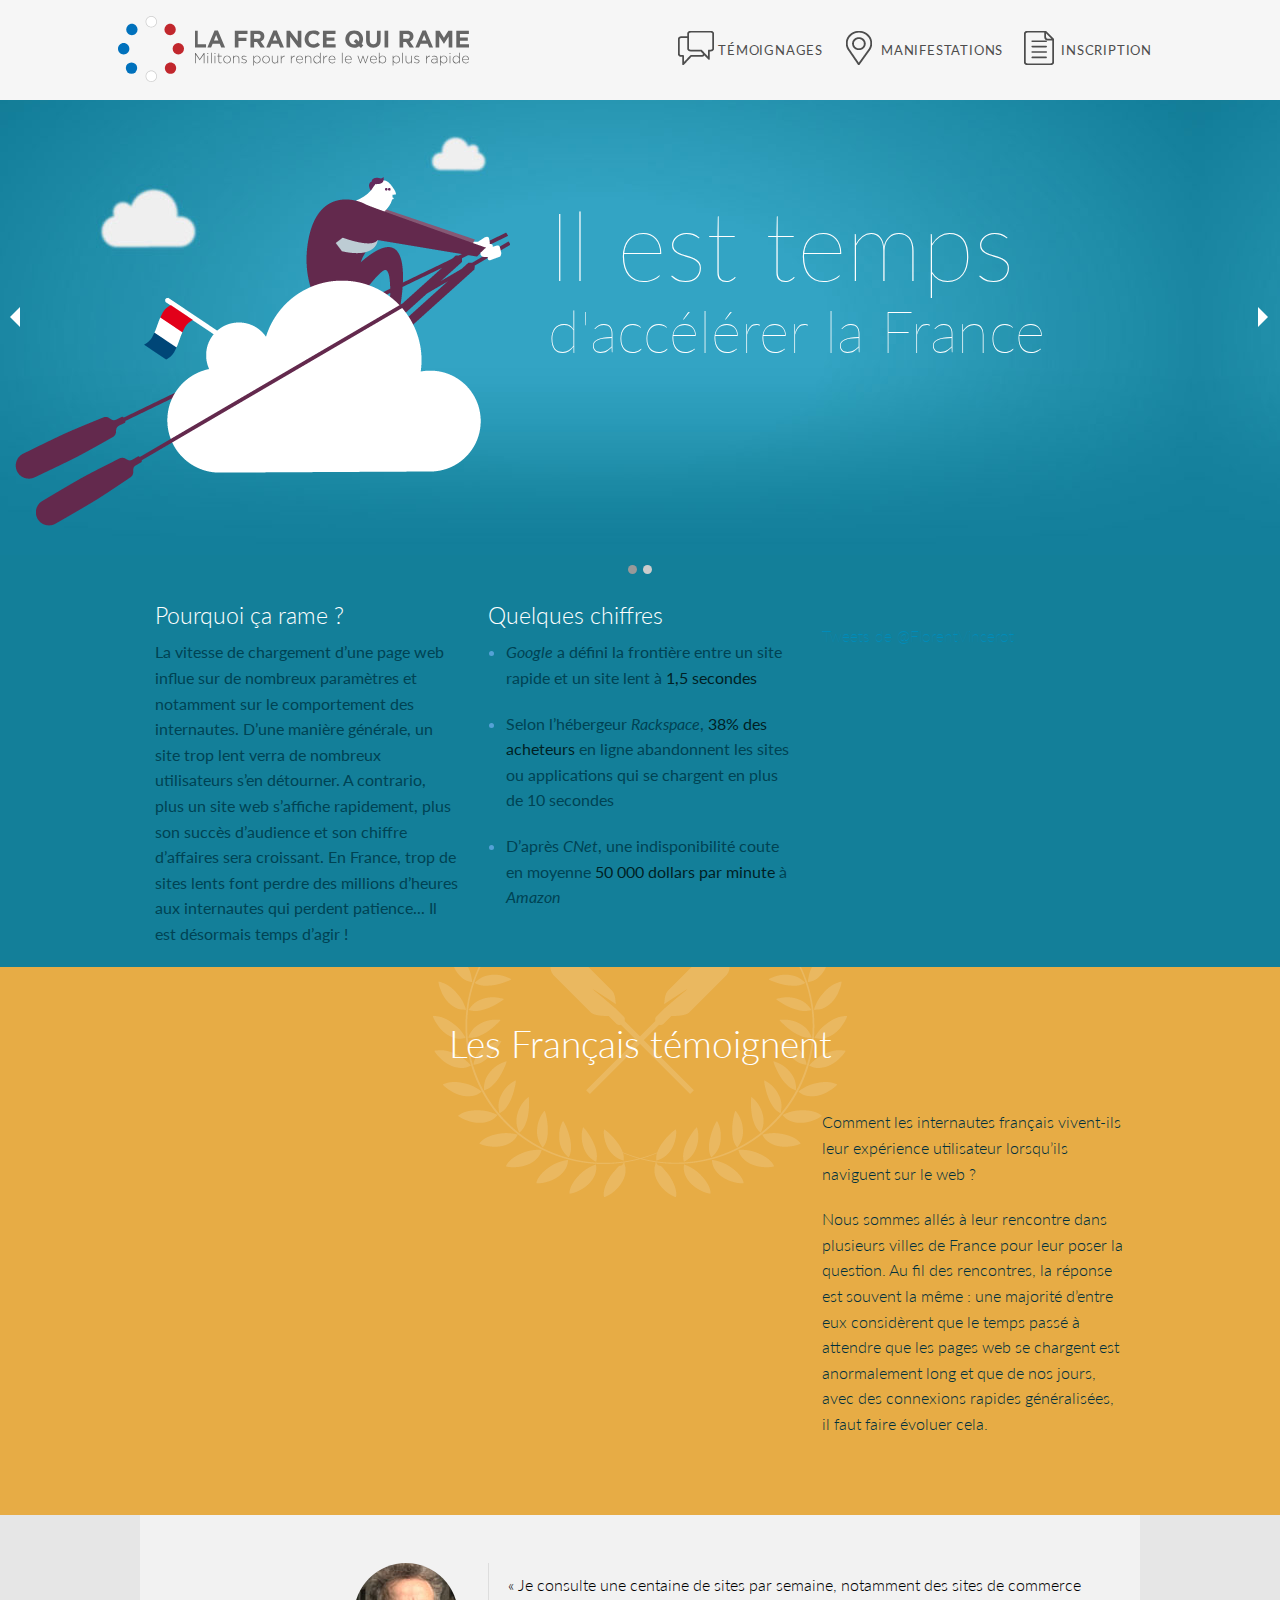
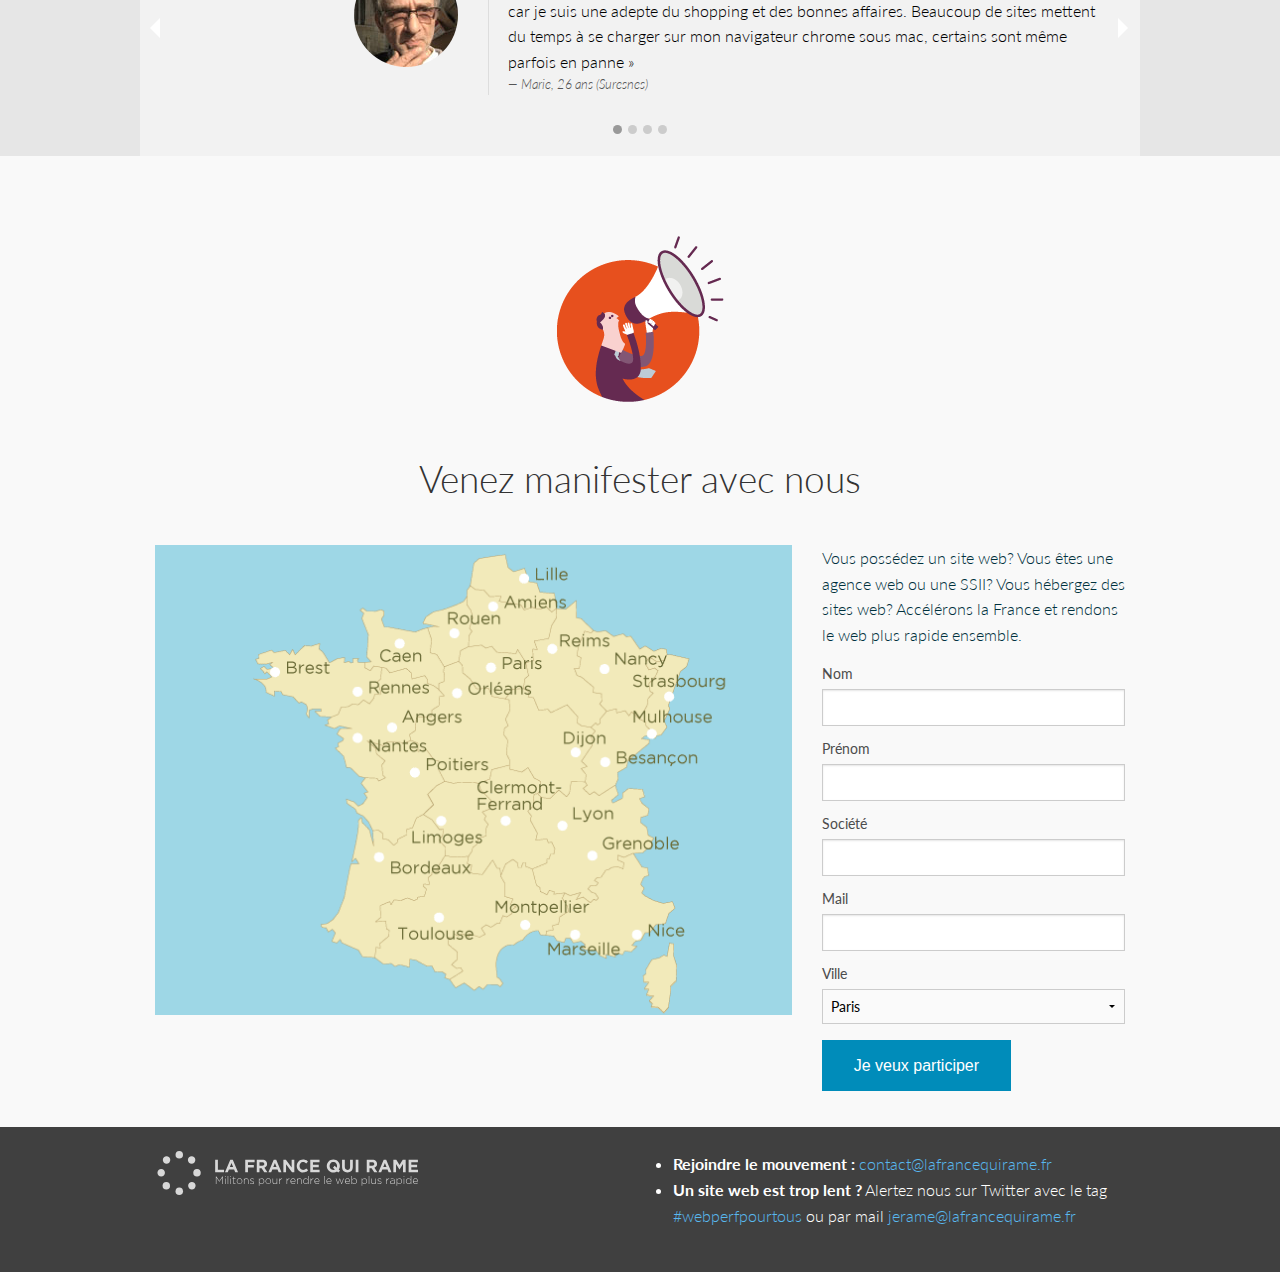
<file: foundation-5/index.html>
<!DOCTYPE html>
<!--[if IE 9]><html class="lt-ie10" lang="en" > <![endif]-->
<html class="no-js" lang="en" id="index" >

<head>
  <meta charset="utf-8">
  <meta name="viewport" content="width=device-width, initial-scale=1.0">
  <title>La webperf pour tous</title>

  <!-- If you are using CSS version, only link these 2 files, you may add app.css to use for your overrides if you like. -->
  <link rel="stylesheet" href="css/normalize.css">
  <link rel="stylesheet" href="css/foundation.css">
  
<!--   		<link rel="stylesheet" type="text/css" href="css/default.css" /> -->
		<link rel="stylesheet" type="text/css" href="css/component.css" />

  <!-- If you are using the gem version, you need this only -->
  <link rel="stylesheet" href="css/app.css">
  <link href='http://fonts.googleapis.com/css?family=Lato:100,300,400,700,100italic,300italic,400italic,700italic' rel='stylesheet' type='text/css'>
  


  <script src="js/vendor/custom.modernizr.js"></script>

</head>
<body >
			<div class="cbp-af-header">
				<div class="cbp-af-inner">
				<div id="logoBloc"><a href="#index">
				<img src="img/circles.svg" alt="logoTxt" id="circle"><img src="img/logo_txt_nu.svg" id="circleTxt"></a>
				</div>
<!-- 									<img src="img/loadingFR.gif" alt="logoTxt"> -->

<!-- 					<img src="img/logo_txt_c.svg" alt="logoTxt" id="headerLogo"> -->
					<nav id="menuNav">
						<a href="#video" class="temoignages"> Témoignages</a>
						<a href="#map" class="manifestations"> Manifestations</a>
						<a href="#sign" class="inscription"> Inscription</a>
					</nav>
				</div>
			</div>
<!--
<div class="fixed">
  <nav class="top-bar" data-topbar>
	  <ul class="title-area">
	  	<li class="name"><h1>la webperf pour tous</h1></li>
	  	 <li class="toggle-topbar menu-icon"><a href="#">Menu</a></li>
	  </ul>
	  <section class="top-bar-section">
	  	<ul class="right">
	  		<li class="temoignage"><a href="#video"> Témoignages</a></li>
			<li class="manif"><a href="#map"> Manifestations</a></li>
			<li class="sign"><a href="#map"> Inscription</a></li>
	  	</ul>
	  </section>
  </nav>
</div>
-->
<!--
<div class="fixed">
	<div class="row">
	<div class="medium-7 column"><img src="img/logo.png" alt="logoTxt" class="left">
<a href="#index" id="logotype">LA WEBPERF POUR TOUS<br><span>Pour des sites web plus rapides</span></a>
	</div>
	<div class="medium-5 column">
		<ul>
			<li class="temoignage"><a href="#video"> Témoignages</a></li>
			<li class="manif"><a href="#map"> Manifestations</a></li>
			<li class="sign"><a href="#map"> Inscription</a></li>
		</ul>
	</div>
	</div>
</div>
-->
  <!-- NAV -->
<!--
  <div class="fixed">
  	<nav class="top-bar" data-topbar>
	  	<ul class="title-area">
		  	<li class="name">
			  	<h1><a href="#index"><img src="img/logoTxt.png" alt="logoTxtMid"></a></h1>
			</li> 
	</nav>
  </div>
-->
  <!-- body content here -->
<div style="margin-top:5em">



<section id="home-hero" class="hero" style="background-color:#1a85a1; background-image:url(img/hero.jpg); height:475px;">


			<ul class="example-orbit" data-orbit data-options="navigation_arrows: true; timer: true; timer_speed: 2000; animation_speed: 1000">
				<li> 

					<div class="small-4 medium-5 large-5 column">
						<img src="img/rameur.png" alt="rameur" height="475px">
					</div>
					<div class="small-8 medium-7 large-7 column">
						<h1>Il est temps<br><small>d'accélérer la France</small></h1>
			
					</div>


				</li> 
				<li> 
					<!-- img/teaser_jetpack.png --> 
					

						<div class="small-12 medium-6 large-6 column">
							<img src="img/rameur2.png" alt="rameur" height="475px">
						</div>
						<div class="small-12 medium-6 large-6 column">
						<p style="color:#FFF; margin:3.5rem 0 0 0; font-size:1rem; text-transform:uppercase; ">Nous avons trouvés la solution pour rendre l'internet plus rapide</p>
							<h1 style="line-height:4.5rem; font-size:4.5rem; margin-top:0;">Ne perdez pas de temps</h1>

							<a href="#" class="button expand radius">Visitez Fasterize<br><img src="img/fasterize.png" style="width:200px;; margin:0.5rem auto;"></a>
							
							


					</div>
					
					
				</li> 
			</ul>

<!-- EX RAMEUR -->
<!--
	<div class="row">
		<div class="medium-4 large-5 column">
			<img src="img/rameur.png" alt="rameur" height="475px">
		</div>
		<div class="medium-8 large-7 column">
			<h1>Il est temps<br><small>d'accélérer la France</small></h1>

		</div>

	</div>
-->
<!-- / EX RAMEUR -->
	
	<!------ deuxième étage #1a85a1 ---->
	<div class="row clearfix" id="hero">
		<div class="medium-4 column">
			<h4>Pourquoi ça rame ?</h4>
			<p>La vitesse de chargement d’une page web influe sur de nombreux paramètres et notamment sur le comportement des internautes. D’une manière générale, un site trop lent verra de nombreux utilisateurs s’en détourner. A contrario, plus un site web s’affiche rapidement, plus son succès d’audience et son chiffre d’affaires sera croissant. En France, trop de sites lents font perdre des millions d’heures aux internautes qui perdent patience... Il est désormais temps d’agir !</p>
		</div>
		<div class="medium-4 column">
			<h4>Quelques chiffres</h4>
			<ul>
			<li><p><i>Google</i> a défini la frontière entre un site rapide et un site lent à <b>1,5 secondes</b></p></li>
			<li><p>Selon l’hébergeur <i>Rackspace</i>, <b>38% des acheteurs</b> en ligne abandonnent les sites ou applications qui se chargent en plus de 10 secondes</p></li>
			<li><p>D’après <i>CNet</i>, une indisponibilité coute en moyenne <b>50 000 dollars par minute</b> à <i>Amazon</i></p></li>
			</ul>
			
			
			
		</div>
		<div class="medium-4 column">
			<aside style="margin:2rem 0 2rem 0; height:260px;">
			 <a class="twitter-timeline" href="https://twitter.com/FlorentVincerot" data-widget-id="425033422533177344">Tweets de @FlorentVincerot</a>
<script>!function(d,s,id){var js,fjs=d.getElementsByTagName(s)[0],p=/^http:/.test(d.location)?'http':'https';if(!d.getElementById(id)){js=d.createElement(s);js.id=id;js.src=p+"://platform.twitter.com/widgets.js";fjs.parentNode.insertBefore(js,fjs);}}(document,"script","twitter-wjs");</script>
			</aside>
					</div>
	</div>


	
	<!------ troisième étage ---->
	<div id="video">
		<div class="row clearfix filigrane">
		<h2 class="text-center">Les Français témoignent</h2>
		

		<div class="small-12 medium-7 large-8 column" >
			<div class="flex-video widescreen">
  <iframe src="http://www.youtube.com/embed/aiBt44rrslw" width="400" height="225" frameborder="0" webkitAllowFullScreen mozallowfullscreen allowFullScreen></iframe>
  			</div>

  		</div>
  		<div class="small-12 medium-5 large-4 column">
		<p>Comment les internautes français vivent-ils leur expérience utilisateur lorsqu’ils naviguent sur le web ? </p><p>Nous sommes allés à leur rencontre dans plusieurs villes de France pour leur poser la question. Au fil des rencontres, la réponse est souvent la même : une majorité d’entre eux considèrent que le temps passé à attendre que les pages web se chargent est anormalement long et que de nos jours, avec des connexions rapides généralisées, il faut faire évoluer cela.</p>
		</div>
<!--
	<div class="small-12 medium-10 medium-offset-2 large-4 large-offset-0 column"><h2>Les français rament</h2>
	<p>Lorem ipsum dolor sit amet, consectetur adipisicing elit, sed do eiusmod tempor incididunt ut labore et dolore magna aliqua. Ut enim ad minim veniam, quis nostrud exercitation ullamco laboris nisi ut aliquip ex ea commodo consequat. Duis aute irure dolor in reprehenderit in voluptate velit esse cillum dolore eu fugiat nulla pariatur. Excepteur sint occaecat cupidatat non proident, sunt in culpa qui officia deserunt mollit anim id est laborum.</p>
	</div>
-->

	</div>
	</div>
	
	<!------ quatrième étage ---->
	<div id="testimonial">
	<div class="row clearfix" style="background-color:#F2F2F2;">

		
		<ul class="example-orbit-content" data-orbit style="margin-top:3em;">
  <li data-orbit-slide="headline-1">
    <div class="small-3 medium-4 column">
    <img src="img/avatar003.jpg" alt="avatar" width="104" height="104" style="border-radius:100%;" class="right">
    </div>
    <div class="small-9 medium-8 column">
		<blockquote>« Je consulte une centaine de sites par semaine, notamment des sites de commerce car je suis une adepte du shopping et des bonnes affaires. Beaucoup de sites mettent du temps à se charger sur mon navigateur chrome sous mac, certains sont même parfois en panne »<cite>Marie, 26 ans (Suresnes)</cite>
		</blockquote>
    </div>
  </li>
  <li data-orbit-slide="headline-2">
    <div class="small-4 medium-4 column">
    <img src="img/avatar002.jpg" alt="avatar" width="104" height="104" style="border-radius:100%;" class="right">
    </div>
    <div class="small-8 medium-8 column">
		<blockquote>« Passionné de photographie, je charge énormément d’images au cours de ma navigation web. Les sites que je consulte sont souvent lents et j’ai l’impression de perdre mon temps alors que je dispose d’une connexion en fibre optique »<cite>Hervé, 43 ans (Lyon)</cite>
		</blockquote>
    </div>
  </li>
  <li data-orbit-slide="headline-3">
    <div class="small-3 medium-4 column">
    <img src="img/avatar001.jpg" alt="avatar" width="104" height="104" style="border-radius:100%;" class="right">
    </div>
    <div class="small-9 medium-8 column">
		<blockquote>« J’ai changé de fournisseur d’accès en pensant que mon surf en ligne allait s’améliorer mais j’ai compris que c’était en fait les sites web qui mettaient beaucoup trop de temps à se charger »<cite>Sophie, 32 ans (Angers)</cite>
		</blockquote>
    </div>
  </li>
    <li data-orbit-slide="headline-4">
    <div class="small-3 medium-4 column">
    <img src="img/avatar004.jpg" alt="avatar" width="104" height="104" style="border-radius:100%;" class="right">
    </div>
    <div class="small-9 medium-8 column">
		<blockquote>« J’ai changé de fournisseur d’accès en pensant que mon surf en ligne allait s’améliorer mais j’ai compris que c’était en fait les sites web qui mettaient beaucoup trop de temps à se charger »<cite>Sophie, 32 ans (Angers)</cite>
		</blockquote>
    </div>
  </li>

</ul>
	</div>
	</div>

	
	<!------ cinquième étage ---->
	<div id="map">
	<div class="row clearfix">
	<div class="text-center" style="margin-top:5em;"><img src="img/megaphone.png" alt="megaphone" width="167" height="166" id="sign"></div>
		<h2 style="color:#333;" class="text-center" >Venez manifester avec nous</h2>
		

		<div class="small-12 medium-6 large-8 column">
			
<img src="img/carte.png" alt="carte" width="642" height="474">
  		</div>
  		<div class="small-12 medium-6 large-4 column">
		<p>Vous possédez un site web? Vous êtes une agence web ou une SSII? Vous hébergez des sites web? Accélérons la France et rendons le web plus rapide ensemble.</p>
		
		<form>
  <div class="row">
    <div class="large-12 columns">
      <label>Nom</label>
      <input type="text"  />
    </div>
  </div>
  <div class="row">
    <div class="large-12 columns">
      <label>Prénom</label>
      <input type="text" />
    </div>
  </div>
  <div class="row">
    <div class="large-12 columns">
      <label>Société</label>
      <input type="text" />
    </div>
  </div>  
  <div class="row">
    <div class="large-12 columns">
      <label>Mail</label>
      <input type="text" />
    </div>
  </div>
  <div class="row">
	  <div class="large-12 columns">
		  <label>Ville</label>
  <select name="ville" size="1">
<option>Paris
<option>Lyon
<option>Marseille
<option>Strasbourg
<option>Lille
<option>Toulouse
<option>Nantes
<option>Rennes
<option>Angers
<option>Nice
<option>Montpellier
<option>Bordeaux
<option>Dijon
<option>Besançon
<option>Grenoble
<option>Brest
<option>Reims
<option>Clermont-Ferrand
<option>Caen
<option>Poitiers
<option>Rouen
<option>Mulhouse
<option>Orléans
<option>Limoges
<option>Amiens
<option>Nancy
<option>Ma ville n'est pas listée


</select>
</div>
</div>
	
  <button type="submit">Je veux participer</button>	
  </form>
  
  

		
		</div>


	</div>
	</div>


<div id="footer">
		<div class="row clearfix">
	<div class="medium-6 large-6 column">
<a href="#index" id="logoWhite"><img src="img/logo_txt_b.svg" alt="logoTxt" width="400" class="bottomLogo" style="max-width:56%; opacity:0.8;"></a>
	</div>
	<div class="medium-6 large-6 column">
		<ul>
			<li><b>Rejoindre le mouvement :</b><a href="#video"> contact@lafrancequirame.fr</a></li>
			<li><b>Un site web est trop lent ?</b> Alertez nous sur Twitter avec le tag <a href="#map">#webperfpourtous </a>ou par mail <a href="#map">jerame@lafrancequirame.fr</a></li>
		</ul>
	</div>
	</div>
</div>
<!--
<div class="footer-bottom">

	<div class="row">
		<div class="medium-4 medium-4 push-8 columns">
		<ul class="social">
			<li><a href="#">Link</a></li>
			<li><a href="#">Link</a></li>
			<li><a href="#">Link</a></li>
		</ul>
		
		</div>
		<div class="medium-8 medium-8 pull-4 columns">
		<a class="logo" href="#">Logo</a>
		<ul class="links">
			<li><a href="#">Link</a></li>
			<li><a href="#">Link</a></li>
			<li><a href="#">Link</a></li>
			<li><a href="#">Link</a></li>
			<li><a href="#">Link</a></li>
		</ul>
			
		</div>
	</div>
</div>
-->
</section>


</div>


</div>



  <script src="js/vendor/jquery.js"></script>
  <script src="js/foundation.min.js"></script>
  <script src="js/jquery.scrollTo.min.js"></script>

  <script>
$(document).foundation({
  orbit: {
    animation: 'slide',
    pause_on_hover: true,
    animation_speed: 280,
    navigation_arrows: true,
    bullets: true,
    slide_number: false,
    stack_on_small: false,
    timer: false,
  }
});
</script>
<script type="text/javascript">
    $(document).ready(function() {
 
        $("#menuNav a").click(function() {
            $.scrollTo($(this).attr("href"), 800);
            return false;
        });
 
    });
</script>
		<!-- classie.js by @desandro: https://github.com/desandro/classie -->
<!--
		<script src="js/classie.js"></script>
		<script src="js/cbpAnimatedHeader.min.js"></script>
-->
</body>
</html>
</file>
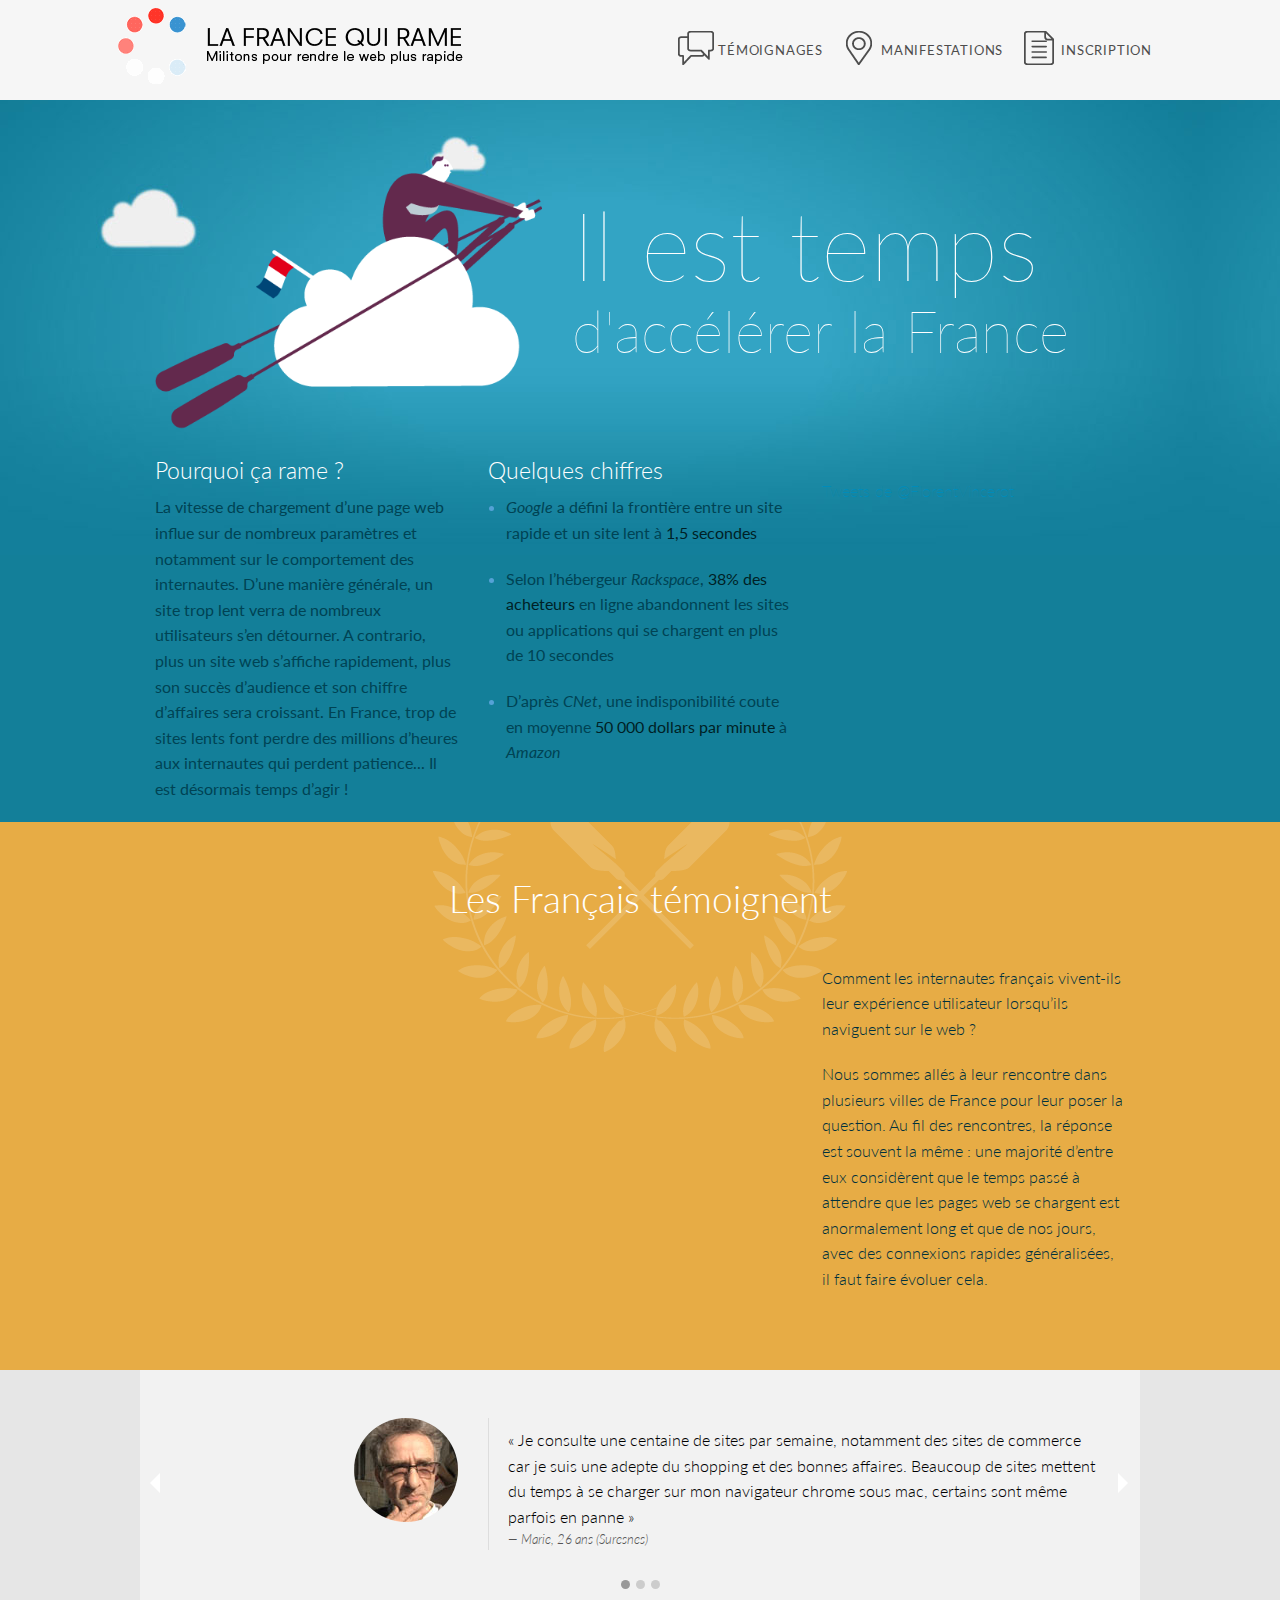
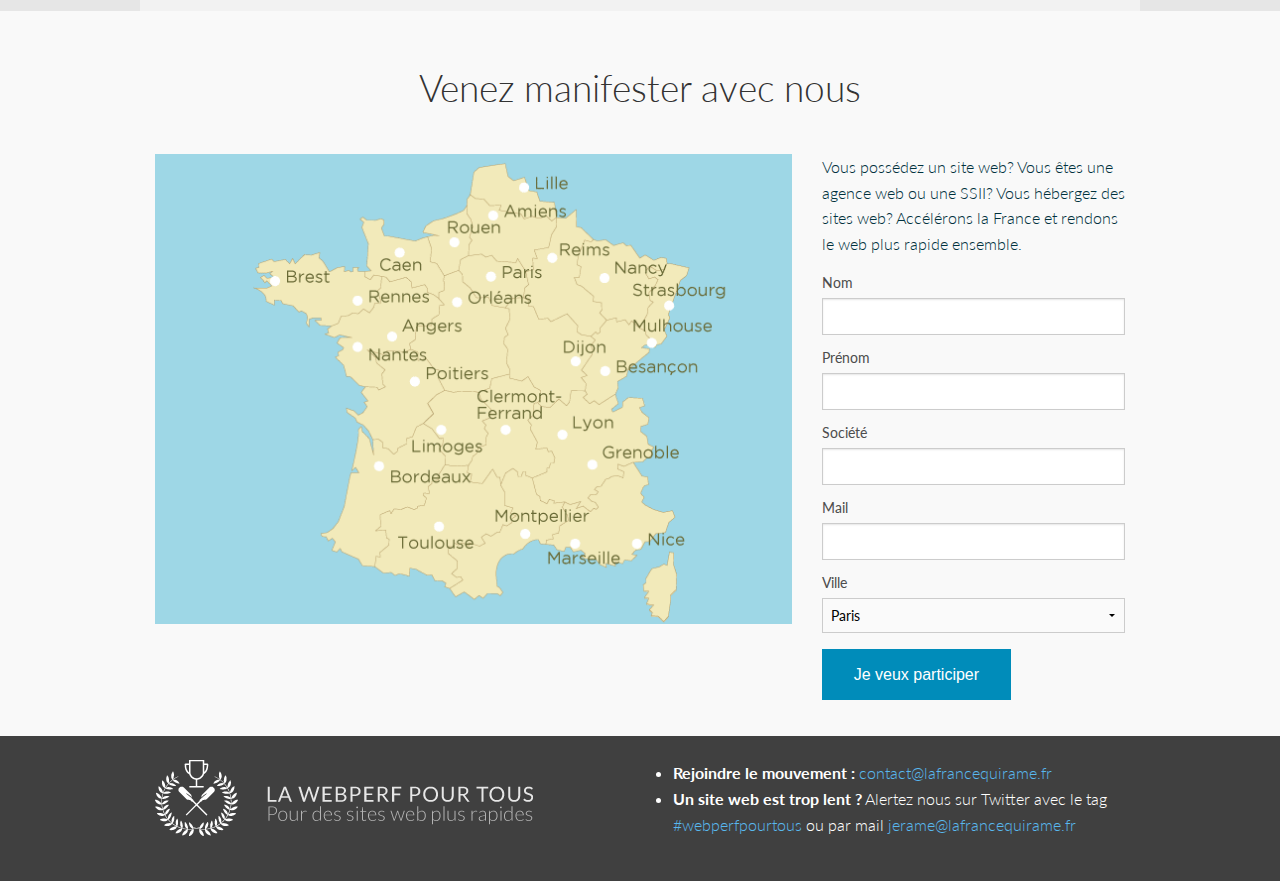
<file: foundation-5/index2.html>
<!DOCTYPE html>
<!--[if IE 9]><html class="lt-ie10" lang="en" > <![endif]-->
<html class="no-js" lang="en" >

<head>
  <meta charset="utf-8">
  <meta name="viewport" content="width=device-width, initial-scale=1.0">
  <title>La webperf pour tous</title>

  <!-- If you are using CSS version, only link these 2 files, you may add app.css to use for your overrides if you like. -->
  <link rel="stylesheet" href="css/normalize.css">
  <link rel="stylesheet" href="css/foundation.css">
  
<!--   		<link rel="stylesheet" type="text/css" href="css/default.css" /> -->
		<link rel="stylesheet" type="text/css" href="css/component.css" />

  <!-- If you are using the gem version, you need this only -->
  <link rel="stylesheet" href="css/app.css">
  <link href='http://fonts.googleapis.com/css?family=Lato:100,300,400,700,100italic,300italic,400italic,700italic' rel='stylesheet' type='text/css'>
  


  <script src="js/vendor/custom.modernizr.js"></script>

</head>
<body>
			<div class="cbp-af-header">
				<div class="cbp-af-inner">
					<img src="img/loadingFR.gif" alt="logoTxt">
					<nav>
						<a href="#video" class="temoignages"> Témoignages</a>
						<a href="#map" class="manifestations"> Manifestations</a>
						<a href="#map" class="inscription"> Inscription</a>
					</nav>
				</div>
			</div>
<!--
<div class="fixed">
  <nav class="top-bar" data-topbar>
	  <ul class="title-area">
	  	<li class="name"><h1>la webperf pour tous</h1></li>
	  	 <li class="toggle-topbar menu-icon"><a href="#">Menu</a></li>
	  </ul>
	  <section class="top-bar-section">
	  	<ul class="right">
	  		<li class="temoignage"><a href="#video"> Témoignages</a></li>
			<li class="manif"><a href="#map"> Manifestations</a></li>
			<li class="sign"><a href="#map"> Inscription</a></li>
	  	</ul>
	  </section>
  </nav>
</div>
-->
<!--
<div class="fixed">
	<div class="row">
	<div class="medium-7 column"><img src="img/logo.png" alt="logoTxt" class="left">
<a href="#index" id="logotype">LA WEBPERF POUR TOUS<br><span>Pour des sites web plus rapides</span></a>
	</div>
	<div class="medium-5 column">
		<ul>
			<li class="temoignage"><a href="#video"> Témoignages</a></li>
			<li class="manif"><a href="#map"> Manifestations</a></li>
			<li class="sign"><a href="#map"> Inscription</a></li>
		</ul>
	</div>
	</div>
</div>
-->
  <!-- NAV -->
<!--
  <div class="fixed">
  	<nav class="top-bar" data-topbar>
	  	<ul class="title-area">
		  	<li class="name">
			  	<h1><a href="#index"><img src="img/logoTxt.png" alt="logoTxtMid"></a></h1>
			</li> 
	</nav>
  </div>
-->
  <!-- body content here -->
<div id="index" style="margin-top:5em">
<section id="home-hero" class="hero" style="background-color:#1a85a1; background-image:url(img/hero.jpg); height:475px;">
	<div class="row">
		<div class="medium-4 large-5 column">
			<img src="img/rameur.png" alt="rameur" height="475px">
		</div>
		<div class="medium-8 large-7 column">
			<h1>Il est temps<br><small>d'accélérer la France</small></h1>

		</div>

	</div>
	<!------ deuxième étage #1a85a1 ---->
	<div class="row clearfix" id="hero">
		<div class="medium-4 column">
			<h4>Pourquoi ça rame ?</h4>
			<p>La vitesse de chargement d’une page web influe sur de nombreux paramètres et notamment sur le comportement des internautes. D’une manière générale, un site trop lent verra de nombreux utilisateurs s’en détourner. A contrario, plus un site web s’affiche rapidement, plus son succès d’audience et son chiffre d’affaires sera croissant. En France, trop de sites lents font perdre des millions d’heures aux internautes qui perdent patience... Il est désormais temps d’agir !</p>
		</div>
		<div class="medium-4 column">
			<h4>Quelques chiffres</h4>
			<ul>
			<li><p><i>Google</i> a défini la frontière entre un site rapide et un site lent à <b>1,5 secondes</b></p></li>
			<li><p>Selon l’hébergeur <i>Rackspace</i>, <b>38% des acheteurs</b> en ligne abandonnent les sites ou applications qui se chargent en plus de 10 secondes</p></li>
			<li><p>D’après <i>CNet</i>, une indisponibilité coute en moyenne <b>50 000 dollars par minute</b> à <i>Amazon</i></p></li>
			</ul>
			
			
			
		</div>
		<div class="medium-4 column">
			<aside style="margin:2rem 0 2rem 0; height:260px;">
			 <a class="twitter-timeline" href="https://twitter.com/FlorentVincerot" data-widget-id="425033422533177344">Tweets de @FlorentVincerot</a>
<script>!function(d,s,id){var js,fjs=d.getElementsByTagName(s)[0],p=/^http:/.test(d.location)?'http':'https';if(!d.getElementById(id)){js=d.createElement(s);js.id=id;js.src=p+"://platform.twitter.com/widgets.js";fjs.parentNode.insertBefore(js,fjs);}}(document,"script","twitter-wjs");</script>
			</aside>
					</div>
	</div>


	
	<!------ troisième étage ---->
	<div id="video">
		<div class="row clearfix filigrane">
		<h2 class="text-center">Les Français témoignent</h2>
		

		<div class="small-12 medium-7 large-8 column" >
			<div class="flex-video widescreen">
  <iframe src="http://www.youtube.com/embed/aiBt44rrslw" width="400" height="225" frameborder="0" webkitAllowFullScreen mozallowfullscreen allowFullScreen></iframe>
  			</div>

  		</div>
  		<div class="small-12 medium-5 large-4 column">
		<p>Comment les internautes français vivent-ils leur expérience utilisateur lorsqu’ils naviguent sur le web ? </p><p>Nous sommes allés à leur rencontre dans plusieurs villes de France pour leur poser la question. Au fil des rencontres, la réponse est souvent la même : une majorité d’entre eux considèrent que le temps passé à attendre que les pages web se chargent est anormalement long et que de nos jours, avec des connexions rapides généralisées, il faut faire évoluer cela.</p>
		</div>
<!--
	<div class="small-12 medium-10 medium-offset-2 large-4 large-offset-0 column"><h2>Les français rament</h2>
	<p>Lorem ipsum dolor sit amet, consectetur adipisicing elit, sed do eiusmod tempor incididunt ut labore et dolore magna aliqua. Ut enim ad minim veniam, quis nostrud exercitation ullamco laboris nisi ut aliquip ex ea commodo consequat. Duis aute irure dolor in reprehenderit in voluptate velit esse cillum dolore eu fugiat nulla pariatur. Excepteur sint occaecat cupidatat non proident, sunt in culpa qui officia deserunt mollit anim id est laborum.</p>
	</div>
-->

	</div>
	</div>
	
	<!------ quatrième étage ---->
	<div id="testimonial">
	<div class="row clearfix" style="background-color:#F2F2F2;">

		
		<ul class="example-orbit-content" data-orbit style="margin-top:3em;">
  <li data-orbit-slide="headline-1">
    <div class="small-3 medium-4 column">
    <img src="img/avatar003.jpg" alt="avatar" width="104" height="104" style="border-radius:100%;" class="right">
    </div>
    <div class="small-9 medium-8 column">
		<blockquote>« Je consulte une centaine de sites par semaine, notamment des sites de commerce car je suis une adepte du shopping et des bonnes affaires. Beaucoup de sites mettent du temps à se charger sur mon navigateur chrome sous mac, certains sont même parfois en panne »<cite>Marie, 26 ans (Suresnes)</cite>
		</blockquote>
    </div>
  </li>
  <li data-orbit-slide="headline-2">
    <div class="small-4 medium-4 column">
    <img src="img/avatar002.jpg" alt="avatar" width="104" height="104" style="border-radius:100%;" class="right">
    </div>
    <div class="small-8 medium-8 column">
		<blockquote>« Passionné de photographie, je charge énormément d’images au cours de ma navigation web. Les sites que je consulte sont souvent lents et j’ai l’impression de perdre mon temps alors que je dispose d’une connexion en fibre optique »<cite>Hervé, 43 ans (Lyon)</cite>
		</blockquote>
    </div>
  </li>
  <li data-orbit-slide="headline-3">
    <div class="small-3 medium-4 column">
    <img src="img/avatar001.jpg" alt="avatar" width="104" height="104" style="border-radius:100%;" class="right">
    </div>
    <div class="small-9 medium-8 column">
		<blockquote>« J’ai changé de fournisseur d’accès en pensant que mon surf en ligne allait s’améliorer mais j’ai compris que c’était en fait les sites web qui mettaient beaucoup trop de temps à se charger »<cite>Sophie, 32 ans (Angers)</cite>
		</blockquote>
    </div>
  </li>
</ul>
	</div>
	</div>

	
	<!------ cinquième étage ---->
	<div id="map">
	<div class="row clearfix">
		<h2 style="color:#333;" class="text-center">Venez manifester avec nous</h2>
		

		<div class="small-12 medium-6 large-8 column">
			
<img src="img/carte.png" alt="carte" width="642" height="474">
  		</div>
  		<div class="small-12 medium-6 large-4 column">
		<p>Vous possédez un site web? Vous êtes une agence web ou une SSII? Vous hébergez des sites web? Accélérons la France et rendons le web plus rapide ensemble.</p>
		
		<form>
  <div class="row">
    <div class="large-12 columns">
      <label>Nom</label>
      <input type="text"  />
    </div>
  </div>
  <div class="row">
    <div class="large-12 columns">
      <label>Prénom</label>
      <input type="text" />
    </div>
  </div>
  <div class="row">
    <div class="large-12 columns">
      <label>Société</label>
      <input type="text" />
    </div>
  </div>  
  <div class="row">
    <div class="large-12 columns">
      <label>Mail</label>
      <input type="text" />
    </div>
  </div>
  <div class="row">
	  <div class="large-12 columns">
		  <label>Ville</label>
  <select name="ville" size="1">
<option>Paris
<option>Lyon
<option>Marseille
<option>Strasbourg
<option>Lille
<option>Toulouse
<option>Nantes
<option>Rennes
<option>Angers
<option>Nice
<option>Montpellier
<option>Bordeaux
<option>Dijon
<option>Besançon
<option>Grenoble
<option>Brest
<option>Reims
<option>Clermont-Ferrand
<option>Caen
<option>Poitiers
<option>Rouen
<option>Mulhouse
<option>Orléans
<option>Limoges
<option>Amiens
<option>Nancy
<option>Ma ville n'est pas listée


</select>
</div>
</div>
	
  <button type="submit">Je veux participer</button>	
  </form>
  
  

		
		</div>


	</div>
	</div>


<div id="footer">
		<div class="row clearfix">
	<div class="medium-6 large-6 column">
<a href="#index" id="logoWhite"><img src="img/logoTxtWhite.png" alt="logoTxt"></a>
	</div>
	<div class="medium-6 large-6 column">
		<ul>
			<li><b>Rejoindre le mouvement :</b><a href="#video"> contact@lafrancequirame.fr</a></li>
			<li><b>Un site web est trop lent ?</b> Alertez nous sur Twitter avec le tag <a href="#map">#webperfpourtous </a>ou par mail <a href="#map">jerame@lafrancequirame.fr</a></li>
		</ul>
	</div>
	</div>
</div>
<!--
<div class="footer-bottom">

	<div class="row">
		<div class="medium-4 medium-4 push-8 columns">
		<ul class="social">
			<li><a href="#">Link</a></li>
			<li><a href="#">Link</a></li>
			<li><a href="#">Link</a></li>
		</ul>
		
		</div>
		<div class="medium-8 medium-8 pull-4 columns">
		<a class="logo" href="#">Logo</a>
		<ul class="links">
			<li><a href="#">Link</a></li>
			<li><a href="#">Link</a></li>
			<li><a href="#">Link</a></li>
			<li><a href="#">Link</a></li>
			<li><a href="#">Link</a></li>
		</ul>
			
		</div>
	</div>
</div>
-->
</section>


</div>


</div>



  <script src="js/vendor/jquery.js"></script>
  <script src="js/foundation.min.js"></script>
  <script>
$(document).foundation({
  orbit: {
    animation: 'slide',
    pause_on_hover: true,
    animation_speed: 280,
    navigation_arrows: true,
    bullets: true,
    slide_number: false,
    stack_on_small: false,
    timer: false,
  }
});
</script>
		<!-- classie.js by @desandro: https://github.com/desandro/classie -->
		<script src="js/classie.js"></script>
		<script src="js/cbpAnimatedHeader.min.js"></script>
</body>
</html>
</file>
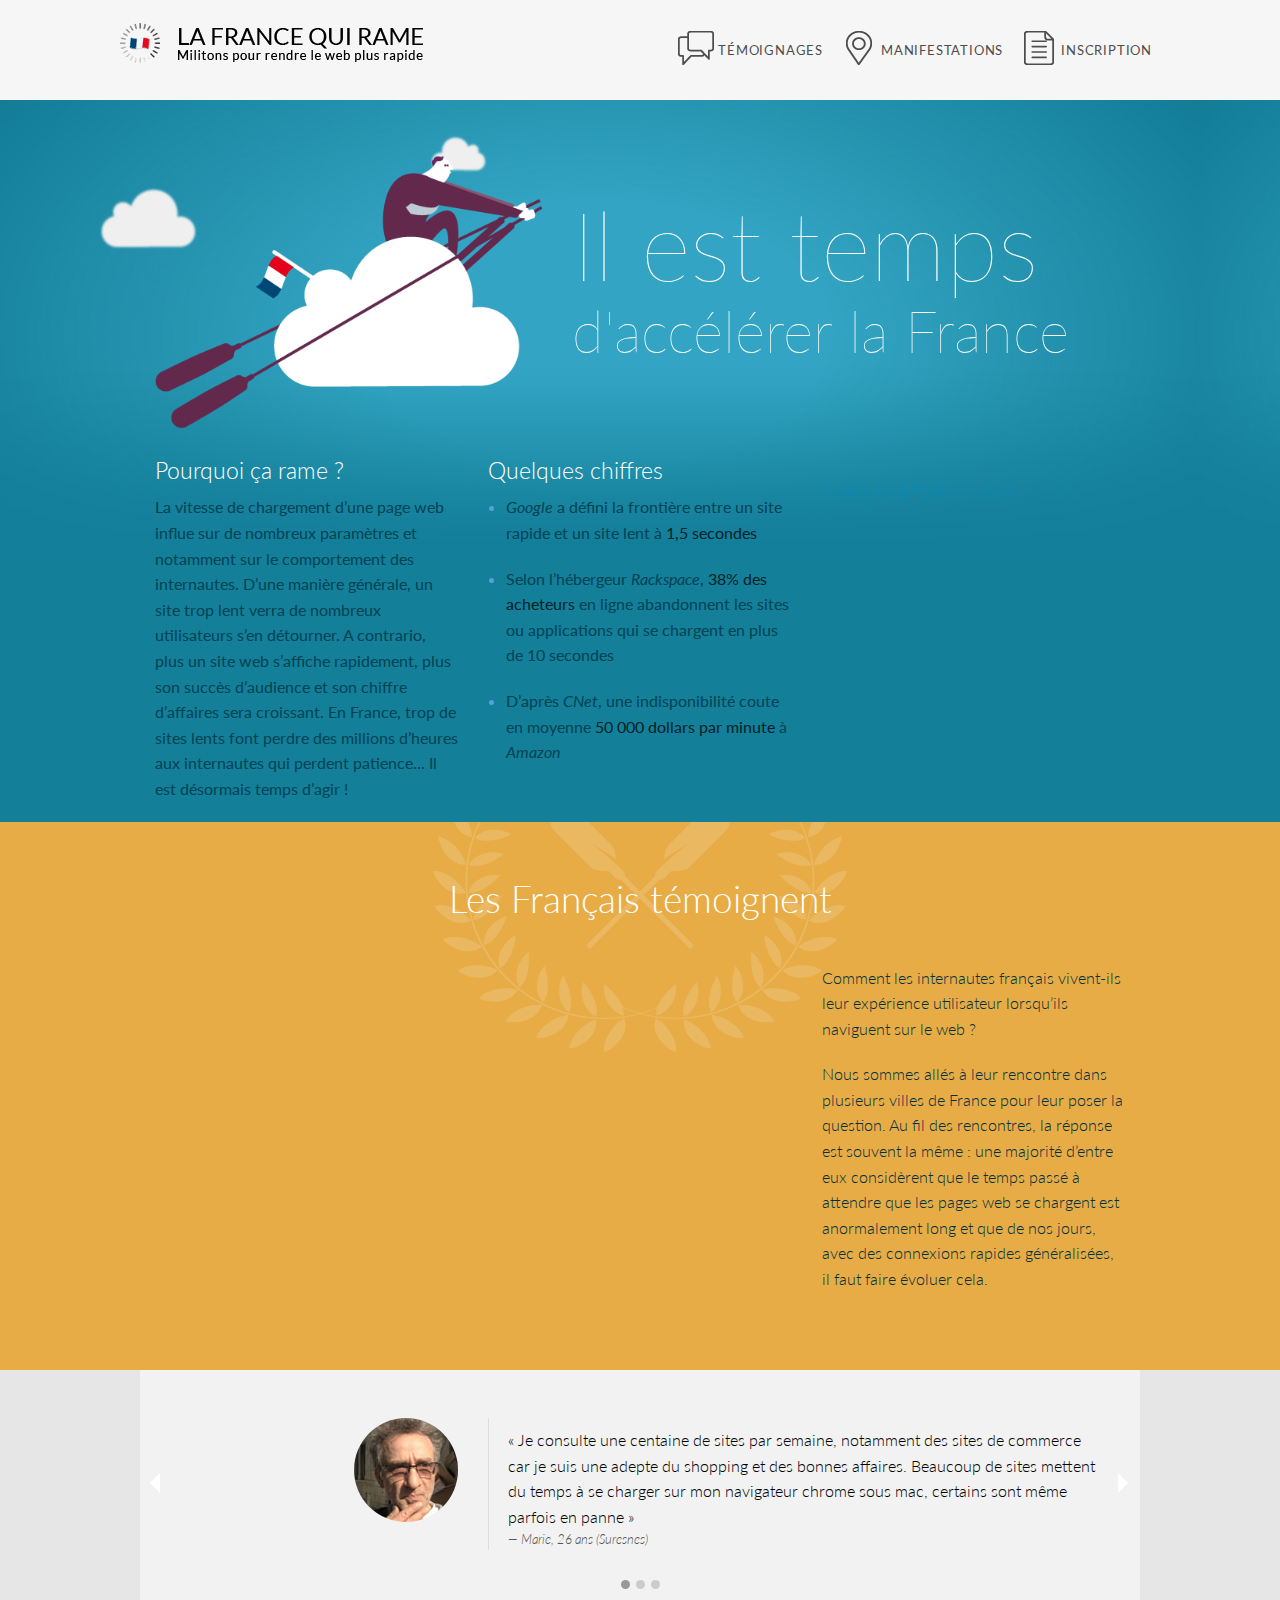
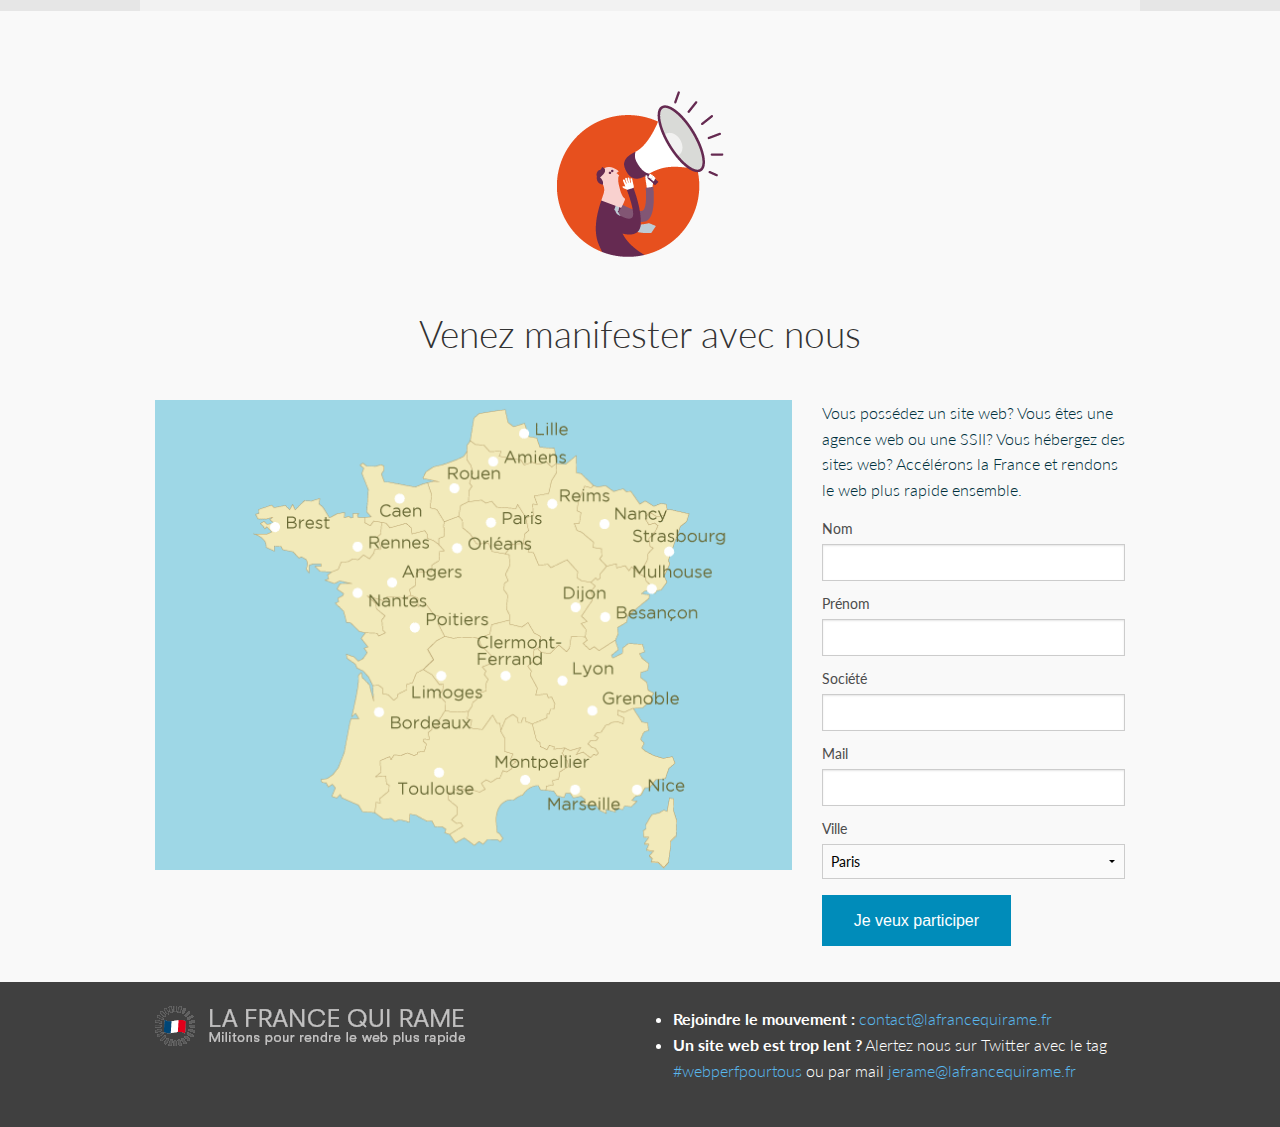
<file: foundation-5/index3.html>
<!DOCTYPE html>
<!--[if IE 9]><html class="lt-ie10" lang="en" > <![endif]-->
<html class="no-js" lang="en" >

<head>
  <meta charset="utf-8">
  <meta name="viewport" content="width=device-width, initial-scale=1.0">
  <title>La webperf pour tous</title>

  <!-- If you are using CSS version, only link these 2 files, you may add app.css to use for your overrides if you like. -->
  <link rel="stylesheet" href="css/normalize.css">
  <link rel="stylesheet" href="css/foundation.css">
  
<!--   		<link rel="stylesheet" type="text/css" href="css/default.css" /> -->
		<link rel="stylesheet" type="text/css" href="css/component.css" />

  <!-- If you are using the gem version, you need this only -->
  <link rel="stylesheet" href="css/app.css">
  <link href='http://fonts.googleapis.com/css?family=Lato:100,300,400,700,100italic,300italic,400italic,700italic' rel='stylesheet' type='text/css'>
  


  <script src="js/vendor/custom.modernizr.js"></script>

</head>
<body>
			<div class="cbp-af-header">
				<div class="cbp-af-inner">
					<img src="img/loading2.gif" alt="logoTxt">
					<nav id="menuNav">
						<a href="#video" class="temoignages"> Témoignages</a>
						<a href="#map" class="manifestations"> Manifestations</a>
						<a href="#map" class="inscription"> Inscription</a>
					</nav>
				</div>
			</div>
<!--
<div class="fixed">
  <nav class="top-bar" data-topbar>
	  <ul class="title-area">
	  	<li class="name"><h1>la webperf pour tous</h1></li>
	  	 <li class="toggle-topbar menu-icon"><a href="#">Menu</a></li>
	  </ul>
	  <section class="top-bar-section">
	  	<ul class="right">
	  		<li class="temoignage"><a href="#video"> Témoignages</a></li>
			<li class="manif"><a href="#map"> Manifestations</a></li>
			<li class="sign"><a href="#map"> Inscription</a></li>
	  	</ul>
	  </section>
  </nav>
</div>
-->
<!--
<div class="fixed">
	<div class="row">
	<div class="medium-7 column"><img src="img/logo.png" alt="logoTxt" class="left">
<a href="#index" id="logotype">LA WEBPERF POUR TOUS<br><span>Pour des sites web plus rapides</span></a>
	</div>
	<div class="medium-5 column">
		<ul>
			<li class="temoignage"><a href="#video"> Témoignages</a></li>
			<li class="manif"><a href="#map"> Manifestations</a></li>
			<li class="sign"><a href="#map"> Inscription</a></li>
		</ul>
	</div>
	</div>
</div>
-->
  <!-- NAV -->
<!--
  <div class="fixed">
  	<nav class="top-bar" data-topbar>
	  	<ul class="title-area">
		  	<li class="name">
			  	<h1><a href="#index"><img src="img/logoTxt.png" alt="logoTxtMid"></a></h1>
			</li> 
	</nav>
  </div>
-->
  <!-- body content here -->
<div id="index" style="margin-top:5em">
<section id="home-hero" class="hero" style="background-color:#1a85a1; background-image:url(img/hero.jpg); height:475px;">
	<div class="row">
		<div class="medium-4 large-5 column">
			<img src="img/rameur.png" alt="rameur" height="475px">
		</div>
		<div class="medium-8 large-7 column">
			<h1>Il est temps<br><small>d'accélérer la France</small></h1>

		</div>

	</div>
	<!------ deuxième étage #1a85a1 ---->
	<div class="row clearfix" id="hero">
		<div class="medium-4 column">
			<h4>Pourquoi ça rame ?</h4>
			<p>La vitesse de chargement d’une page web influe sur de nombreux paramètres et notamment sur le comportement des internautes. D’une manière générale, un site trop lent verra de nombreux utilisateurs s’en détourner. A contrario, plus un site web s’affiche rapidement, plus son succès d’audience et son chiffre d’affaires sera croissant. En France, trop de sites lents font perdre des millions d’heures aux internautes qui perdent patience... Il est désormais temps d’agir !</p>
		</div>
		<div class="medium-4 column">
			<h4>Quelques chiffres</h4>
			<ul>
			<li><p><i>Google</i> a défini la frontière entre un site rapide et un site lent à <b>1,5 secondes</b></p></li>
			<li><p>Selon l’hébergeur <i>Rackspace</i>, <b>38% des acheteurs</b> en ligne abandonnent les sites ou applications qui se chargent en plus de 10 secondes</p></li>
			<li><p>D’après <i>CNet</i>, une indisponibilité coute en moyenne <b>50 000 dollars par minute</b> à <i>Amazon</i></p></li>
			</ul>
			
			
			
		</div>
		<div class="medium-4 column">
			<aside style="margin:2rem 0 2rem 0; height:260px;">
			 <a class="twitter-timeline" href="https://twitter.com/FlorentVincerot" data-widget-id="425033422533177344">Tweets de @FlorentVincerot</a>
<script>!function(d,s,id){var js,fjs=d.getElementsByTagName(s)[0],p=/^http:/.test(d.location)?'http':'https';if(!d.getElementById(id)){js=d.createElement(s);js.id=id;js.src=p+"://platform.twitter.com/widgets.js";fjs.parentNode.insertBefore(js,fjs);}}(document,"script","twitter-wjs");</script>
			</aside>
					</div>
	</div>


	
	<!------ troisième étage ---->
	<div id="video">
		<div class="row clearfix filigrane">
		<h2 class="text-center">Les Français témoignent</h2>
		

		<div class="small-12 medium-7 large-8 column" >
			<div class="flex-video widescreen">
  <iframe src="http://www.youtube.com/embed/aiBt44rrslw" width="400" height="225" frameborder="0" webkitAllowFullScreen mozallowfullscreen allowFullScreen></iframe>
  			</div>

  		</div>
  		<div class="small-12 medium-5 large-4 column">
		<p>Comment les internautes français vivent-ils leur expérience utilisateur lorsqu’ils naviguent sur le web ? </p><p>Nous sommes allés à leur rencontre dans plusieurs villes de France pour leur poser la question. Au fil des rencontres, la réponse est souvent la même : une majorité d’entre eux considèrent que le temps passé à attendre que les pages web se chargent est anormalement long et que de nos jours, avec des connexions rapides généralisées, il faut faire évoluer cela.</p>
		</div>
<!--
	<div class="small-12 medium-10 medium-offset-2 large-4 large-offset-0 column"><h2>Les français rament</h2>
	<p>Lorem ipsum dolor sit amet, consectetur adipisicing elit, sed do eiusmod tempor incididunt ut labore et dolore magna aliqua. Ut enim ad minim veniam, quis nostrud exercitation ullamco laboris nisi ut aliquip ex ea commodo consequat. Duis aute irure dolor in reprehenderit in voluptate velit esse cillum dolore eu fugiat nulla pariatur. Excepteur sint occaecat cupidatat non proident, sunt in culpa qui officia deserunt mollit anim id est laborum.</p>
	</div>
-->

	</div>
	</div>
	
	<!------ quatrième étage ---->
	<div id="testimonial">
	<div class="row clearfix" style="background-color:#F2F2F2;">

		
		<ul class="example-orbit-content" data-orbit style="margin-top:3em;">
  <li data-orbit-slide="headline-1">
    <div class="small-3 medium-4 column">
    <img src="img/avatar003.jpg" alt="avatar" width="104" height="104" style="border-radius:100%;" class="right">
    </div>
    <div class="small-9 medium-8 column">
		<blockquote>« Je consulte une centaine de sites par semaine, notamment des sites de commerce car je suis une adepte du shopping et des bonnes affaires. Beaucoup de sites mettent du temps à se charger sur mon navigateur chrome sous mac, certains sont même parfois en panne »<cite>Marie, 26 ans (Suresnes)</cite>
		</blockquote>
    </div>
  </li>
  <li data-orbit-slide="headline-2">
    <div class="small-4 medium-4 column">
    <img src="img/avatar002.jpg" alt="avatar" width="104" height="104" style="border-radius:100%;" class="right">
    </div>
    <div class="small-8 medium-8 column">
		<blockquote>« Passionné de photographie, je charge énormément d’images au cours de ma navigation web. Les sites que je consulte sont souvent lents et j’ai l’impression de perdre mon temps alors que je dispose d’une connexion en fibre optique »<cite>Hervé, 43 ans (Lyon)</cite>
		</blockquote>
    </div>
  </li>
  <li data-orbit-slide="headline-3">
    <div class="small-3 medium-4 column">
    <img src="img/avatar001.jpg" alt="avatar" width="104" height="104" style="border-radius:100%;" class="right">
    </div>
    <div class="small-9 medium-8 column">
		<blockquote>« J’ai changé de fournisseur d’accès en pensant que mon surf en ligne allait s’améliorer mais j’ai compris que c’était en fait les sites web qui mettaient beaucoup trop de temps à se charger »<cite>Sophie, 32 ans (Angers)</cite>
		</blockquote>
    </div>
  </li>
</ul>
	</div>
	</div>

	
	<!------ cinquième étage ---->
	<div id="map">
	<div class="row clearfix"><div class="text-center" style="margin-top:5em;"><img src="img/megaphone.png" alt="megaphone" width="167" height="166"></div>
		<h2 style="color:#333;" class="text-center">Venez manifester avec nous</h2>
		

		<div class="small-12 medium-6 large-8 column">
			
<img src="img/carte.png" alt="carte" width="642" height="474">
  		</div>
  		<div class="small-12 medium-6 large-4 column">
		<p>Vous possédez un site web? Vous êtes une agence web ou une SSII? Vous hébergez des sites web? Accélérons la France et rendons le web plus rapide ensemble.</p>
		
		<form>
  <div class="row">
    <div class="large-12 columns">
      <label>Nom</label>
      <input type="text"  />
    </div>
  </div>
  <div class="row">
    <div class="large-12 columns">
      <label>Prénom</label>
      <input type="text" />
    </div>
  </div>
  <div class="row">
    <div class="large-12 columns">
      <label>Société</label>
      <input type="text" />
    </div>
  </div>  
  <div class="row">
    <div class="large-12 columns">
      <label>Mail</label>
      <input type="text" />
    </div>
  </div>
  <div class="row">
	  <div class="large-12 columns">
		  <label>Ville</label>
  <select name="ville" size="1">
<option>Paris
<option>Lyon
<option>Marseille
<option>Strasbourg
<option>Lille
<option>Toulouse
<option>Nantes
<option>Rennes
<option>Angers
<option>Nice
<option>Montpellier
<option>Bordeaux
<option>Dijon
<option>Besançon
<option>Grenoble
<option>Brest
<option>Reims
<option>Clermont-Ferrand
<option>Caen
<option>Poitiers
<option>Rouen
<option>Mulhouse
<option>Orléans
<option>Limoges
<option>Amiens
<option>Nancy
<option>Ma ville n'est pas listée


</select>
</div>
</div>
	
  <button type="submit">Je veux participer</button>	
  </form>
  
  

		
		</div>


	</div>
	</div>


<div id="footer">
		<div class="row clearfix">
	<div class="medium-6 large-6 column">
<a href="#index" id="logoWhite"><img src="img/loading2_w.gif" alt="logoTxt"></a>
	</div>
	<div class="medium-6 large-6 column">
		<ul>
			<li><b>Rejoindre le mouvement :</b><a href="#video"> contact@lafrancequirame.fr</a></li>
			<li><b>Un site web est trop lent ?</b> Alertez nous sur Twitter avec le tag <a href="#map">#webperfpourtous </a>ou par mail <a href="#map">jerame@lafrancequirame.fr</a></li>
		</ul>
	</div>
	</div>
</div>
<!--
<div class="footer-bottom">

	<div class="row">
		<div class="medium-4 medium-4 push-8 columns">
		<ul class="social">
			<li><a href="#">Link</a></li>
			<li><a href="#">Link</a></li>
			<li><a href="#">Link</a></li>
		</ul>
		
		</div>
		<div class="medium-8 medium-8 pull-4 columns">
		<a class="logo" href="#">Logo</a>
		<ul class="links">
			<li><a href="#">Link</a></li>
			<li><a href="#">Link</a></li>
			<li><a href="#">Link</a></li>
			<li><a href="#">Link</a></li>
			<li><a href="#">Link</a></li>
		</ul>
			
		</div>
	</div>
</div>
-->
</section>


</div>


</div>



  <script src="js/vendor/jquery.js"></script>
  <script src="js/foundation.min.js"></script>
  <script>
$(document).foundation({
  orbit: {
    animation: 'slide',
    pause_on_hover: true,
    animation_speed: 280,
    navigation_arrows: true,
    bullets: true,
    slide_number: false,
    stack_on_small: false,
    timer: false,
  }
});
</script>
		<!-- classie.js by @desandro: https://github.com/desandro/classie -->
		<script src="js/classie.js"></script>
		<script src="js/cbpAnimatedHeader.min.js"></script>
</body>
</html>
</file>
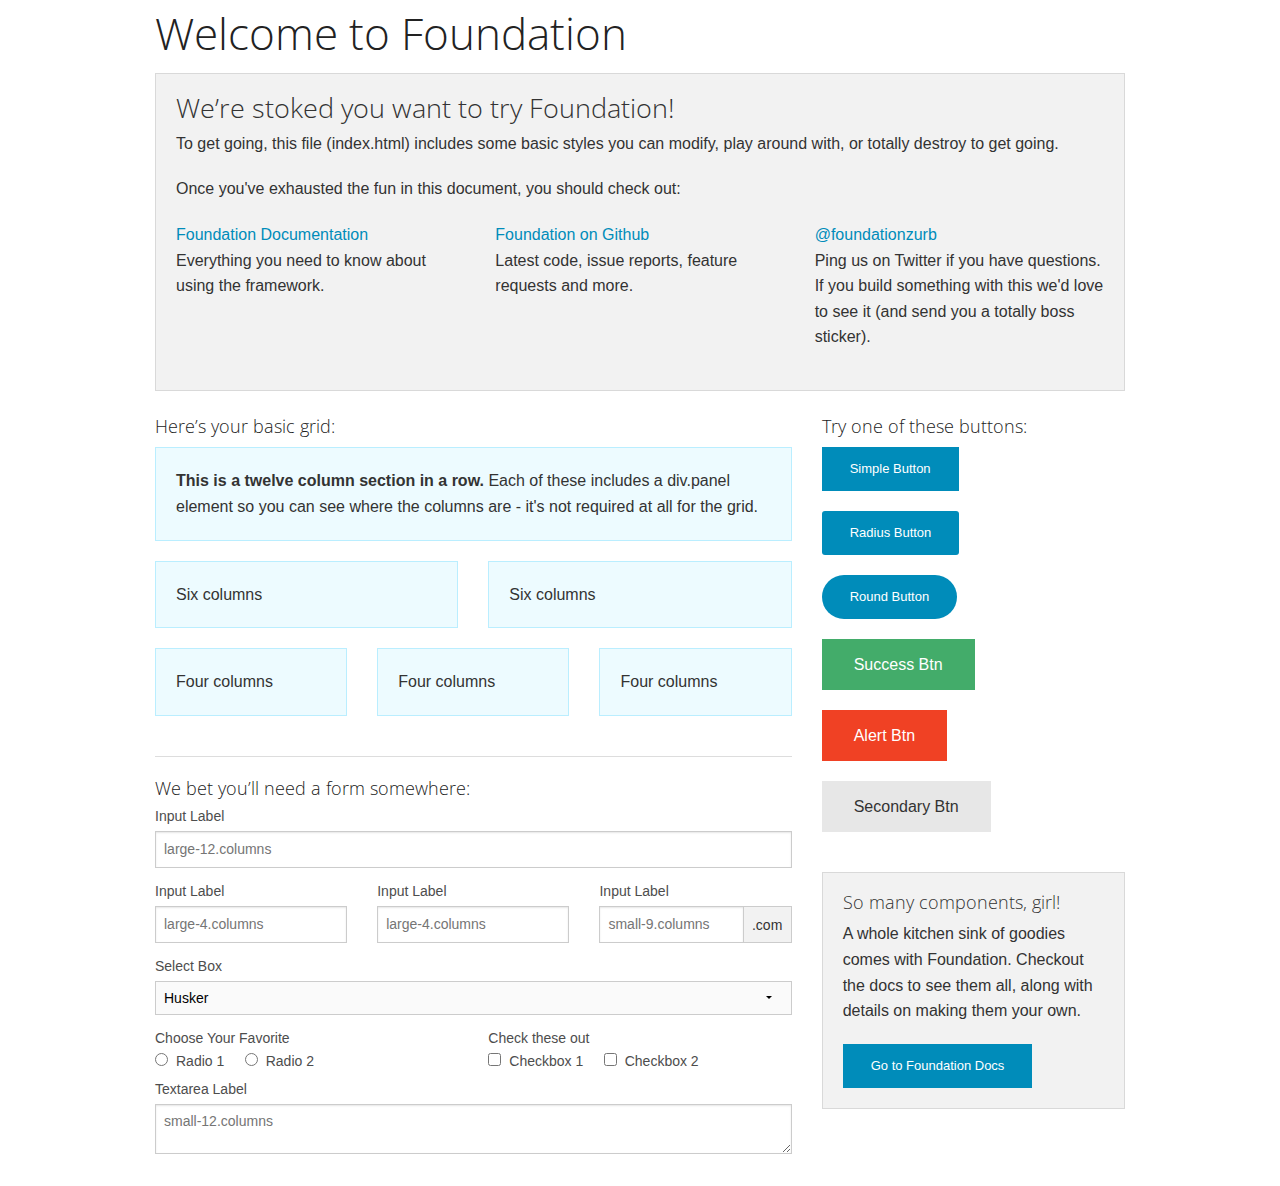
<file: foundation-5/indexFoundation.html>
<!doctype html>
<html class="no-js" lang="en">
  <head>
    <meta charset="utf-8" />
    <meta name="viewport" content="width=device-width, initial-scale=1.0" />
    <title>Foundation | Welcome</title>
    <link rel="stylesheet" href="css/foundation.css" />
    <script src="js/modernizr.js"></script>
  </head>
  <body>
    
    <div class="row">
      <div class="large-12 columns">
        <h1>Welcome to Foundation</h1>
      </div>
    </div>
    
    <div class="row">
      <div class="large-12 columns">
      	<div class="panel">
	        <h3>We&rsquo;re stoked you want to try Foundation! </h3>
	        <p>To get going, this file (index.html) includes some basic styles you can modify, play around with, or totally destroy to get going.</p>
	        <p>Once you've exhausted the fun in this document, you should check out:</p>
	        <div class="row">
	        	<div class="large-4 medium-4 columns">
	    		<p><a href="http://foundation.zurb.com/docs">Foundation Documentation</a><br />Everything you need to know about using the framework.</p>
	    	</div>
	        	<div class="large-4 medium-4 columns">
	        		<p><a href="http://github.com/zurb/foundation">Foundation on Github</a><br />Latest code, issue reports, feature requests and more.</p>
	        	</div>
	        	<div class="large-4 medium-4 columns">
	        		<p><a href="http://twitter.com/foundationzurb">@foundationzurb</a><br />Ping us on Twitter if you have questions. If you build something with this we'd love to see it (and send you a totally boss sticker).</p>
	        	</div>        
					</div>
      	</div>
      </div>
    </div>

    <div class="row">
      <div class="large-8 medium-8 columns">
        <h5>Here&rsquo;s your basic grid:</h5>
        <!-- Grid Example -->

        <div class="row">
          <div class="large-12 columns">
            <div class="callout panel">
              <p><strong>This is a twelve column section in a row.</strong> Each of these includes a div.panel element so you can see where the columns are - it's not required at all for the grid.</p>
            </div>
          </div>
        </div>
        <div class="row">
          <div class="large-6 medium-6 columns">
            <div class="callout panel">
              <p>Six columns</p>
            </div>
          </div>
          <div class="large-6 medium-6 columns">
            <div class="callout panel">
              <p>Six columns</p>
            </div>
          </div>
        </div>
        <div class="row">
          <div class="large-4 medium-4 small-4 columns">
            <div class="callout panel">
              <p>Four columns</p>
            </div>
          </div>
          <div class="large-4 medium-4 small-4 columns">
            <div class="callout panel">
              <p>Four columns</p>
            </div>
          </div>
          <div class="large-4 medium-4 small-4 columns">
            <div class="callout panel">
              <p>Four columns</p>
            </div>
          </div>
        </div>
        
        <hr />
                
        <h5>We bet you&rsquo;ll need a form somewhere:</h5>
        <form>
				  <div class="row">
				    <div class="large-12 columns">
				      <label>Input Label</label>
				      <input type="text" placeholder="large-12.columns" />
				    </div>
				  </div>
				  <div class="row">
				    <div class="large-4 medium-4 columns">
				      <label>Input Label</label>
				      <input type="text" placeholder="large-4.columns" />
				    </div>
				    <div class="large-4 medium-4 columns">
				      <label>Input Label</label>
				      <input type="text" placeholder="large-4.columns" />
				    </div>
				    <div class="large-4 medium-4 columns">
				      <div class="row collapse">
				        <label>Input Label</label>
				        <div class="small-9 columns">
				          <input type="text" placeholder="small-9.columns" />
				        </div>
				        <div class="small-3 columns">
				          <span class="postfix">.com</span>
				        </div>
				      </div>
				    </div>
				  </div>
				  <div class="row">
				    <div class="large-12 columns">
				      <label>Select Box</label>
				      <select>
				        <option value="husker">Husker</option>
				        <option value="starbuck">Starbuck</option>
				        <option value="hotdog">Hot Dog</option>
				        <option value="apollo">Apollo</option>
				      </select>
				    </div>
				  </div>
				  <div class="row">
				    <div class="large-6 medium-6 columns">
				      <label>Choose Your Favorite</label>
				      <input type="radio" name="pokemon" value="Red" id="pokemonRed"><label for="pokemonRed">Radio 1</label>
				      <input type="radio" name="pokemon" value="Blue" id="pokemonBlue"><label for="pokemonBlue">Radio 2</label>
				    </div>
				    <div class="large-6 medium-6 columns">
				      <label>Check these out</label>
				      <input id="checkbox1" type="checkbox"><label for="checkbox1">Checkbox 1</label>
				      <input id="checkbox2" type="checkbox"><label for="checkbox2">Checkbox 2</label>
				    </div>
				  </div>
				  <div class="row">
				    <div class="large-12 columns">
				      <label>Textarea Label</label>
				      <textarea placeholder="small-12.columns"></textarea>
				    </div>
				  </div>
				</form>
      </div>     

      <div class="large-4 medium-4 columns">
			  <h5>Try one of these buttons:</h5>
			  <p><a href="#" class="small button">Simple Button</a><br/>
        <a href="#" class="small radius button">Radius Button</a><br/>
        <a href="#" class="small round button">Round Button</a><br/>            
        <a href="#" class="medium success button">Success Btn</a><br/>
        <a href="#" class="medium alert button">Alert Btn</a><br/>
        <a href="#" class="medium secondary button">Secondary Btn</a></p>           
				<div class="panel">
        	<h5>So many components, girl!</h5>
        	<p>A whole kitchen sink of goodies comes with Foundation. Checkout the docs to see them all, along with details on making them your own.</p>
        	<a href="http://foundation.zurb.com/docs/" class="small button">Go to Foundation Docs</a>          
        </div>
      </div>
    </div>
    
    <script src="js/jquery.js"></script>
    <script src="js/foundation.min.js"></script>
    <script>
      $(document).foundation();
    </script>
  </body>
</html>
</file>
<file: foundation-5/css/default.css>
/* General Blueprint Style */
@import url(http://fonts.googleapis.com/css?family=Lato:300,400,700);
@font-face {
	font-family: 'bpicons';
	src:url('../fonts/bpicons/bpicons.eot');
	src:url('../fonts/bpicons/bpicons.eot?#iefix') format('embedded-opentype'),
		url('../fonts/bpicons/bpicons.woff') format('woff'),
		url('../fonts/bpicons/bpicons.ttf') format('truetype'),
		url('../fonts/bpicons/bpicons.svg#bpicons') format('svg');
	font-weight: normal;
	font-style: normal;
} /* Made with http://icomoon.io/ */

*, *:after, *:before { -webkit-box-sizing: border-box; -moz-box-sizing: border-box; box-sizing: border-box; }
body, html { font-size: 100%; padding: 0; margin: 0;}

/* Clearfix hack by Nicolas Gallagher: http://nicolasgallagher.com/micro-clearfix-hack/ */
.clearfix:before, .clearfix:after { content: " "; display: table; }
.clearfix:after { clear: both; }

body {
    font-family: 'Lato', Calibri, Arial, sans-serif;
    color: #47a3da;
}

a {
	color: #f0f0f0;
	text-decoration: none;
}

a:hover {
	color: #000;
}

.container {
	position: relative;
	margin-top: 15em;
}

.container > header,
.main section > div {
	width: 90%;
	max-width: 69em;
	margin: 0 auto;
	padding: 2.875em 1.875em 1.875em;
}

.container > header h1 {
	font-size: 2.125em;
	line-height: 1.3;
	margin: 0 0 0.6em 0;
	float: left;
	font-weight: 400;
}

.container > header > span {
	display: block;
	position: relative;
	z-index: 9999;
	font-weight: 700;
	text-transform: uppercase;
	letter-spacing: 0.5em;
	padding: 0 0 0.6em 0.1em;
}

.container > header > span span:after {
	width: 30px;
	height: 30px;
	left: -12px;
	font-size: 50%;
	top: -8px;
	font-size: 75%;
	position: relative;
}

.container > header > span span:hover:before {
	content: attr(data-content);
	text-transform: none;
	text-indent: 0;
	letter-spacing: 0;
	font-weight: 300;
	font-size: 110%;
	padding: 0.8em 1em;
	line-height: 1.2;
	text-align: left;
	left: auto;
	margin-left: 4px;
	position: absolute;
	color: #fff;
	background: #47a3da;
}

.container > header nav {
	float: right;
	text-align: center;
}

.container > header nav a {
	display: inline-block;
	position: relative;
	text-align: left;
	width: 2.5em;
	height: 2.5em;
	background: #fff;
	border-radius: 50%;
	margin: 0 0.1em;
	border: 4px solid #47a3da;
}

.container > header nav a > span {
	display: none;
}

.container > header nav a:hover:before {
	content: attr(data-info);
	color: #47a3da;
	position: absolute;
	width: 600%;
	top: 120%;
	text-align: right;
	right: 0;
	pointer-events: none;
}

.container > header nav a:hover {
	background: #47a3da;
}

.bp-icon:after {
	font-family: 'bpicons';
	speak: none;
	font-style: normal;
	font-weight: normal;
	font-variant: normal;
	text-transform: none;
	text-align: center;
	color: #47a3da;
	-webkit-font-smoothing: antialiased;
}

.container > header nav .bp-icon:after {
	position: absolute;
	top: 0;
	left: 0;
	width: 100%;
	height: 100%;
	line-height: 2;
	text-indent: 0;
}

.container > header nav a:hover:after {
	color: #fff;
}

.bp-icon-next:after {
	content: "\e000";
}
.bp-icon-drop:after {
	content: "\e001";
}
.bp-icon-archive:after {
	content: "\e002";
}
.bp-icon-about:after {
	content: "\e003";
}
.bp-icon-prev:after {
	content: "\e004";
}

.main > section:nth-child(even) {
	background: #87cef8;
	color: #fff;
}

.main section:first-child > div {
	padding-top: 0em;
}

.main section p {
	margin: 0;
	padding: 1em 0;
	font-size: 1.8em;
	line-height: 1.5;
}

@media screen and (max-width: 55em) {

	.container > header h1,
	.container > header nav {
		float: none;
	}

	.container > header > span,
	.container > header h1 {
		text-align: center;
	}

	.container > header nav {
		margin: 0 auto;
	}

	.container > header > span {
		text-indent: 30px;
	}

	.main section p {
		padding: 2em 5%;
		font-size: 1.4em;
	}
}
</file>
<file: foundation-5/css/component.css>
.cbp-af-header {
	position: fixed;
	top: 0;
	left: 0;
	width: 100%;
	background: #f6f6f6;
	z-index: 10000;
/* 	height: 100px; */
	overflow: hidden;
	-webkit-transition: height 0.3s;
	-moz-transition: height 0.3s;
	transition: height 0.3s;
}

.cbp-af-header .cbp-af-inner {
	width: 90%;
	max-width: 69em;
	margin: 0 auto;
	padding: 0 1.875em;
}

.cbp-af-header img,
.cbp-af-header nav {
	display: inline-block;
	position: relative;
}

 /* We just have one-lined elements, so we'll center the elements with the line-height set to the height of the header */
.cbp-af-header img,
.cbp-af-header nav a {
	line-height: 100px;
}
/*
.temoignages:before {
content: "";
display: block;
position: absolute;
z-index: -1;
top: 28px;
left: 10px;
width:42px;
height: 42px;
background: url(../img/icone42x.png) no-repeat;
}
.manifestations:before {
content: "";
display: block;
position: absolute;
top: 28px;
left:180px;
width:42px;
height: 42px;
background: url(../img/icone42x.png) no-repeat;
background-position-y: -42px;
}
.inscription:before {
content: "";
display: block;
position: absolute;
top: 28px;
left:369px;
width:42px;
height: 42px;
background: url(../img/icone42x.png) no-repeat;
background-position-y: -84px;
}
*/



.cbp-af-header img {
	text-transform: uppercase;
	color: #333;
	letter-spacing: 4px;
	font-size: 1.5em;
	margin: 10px 0 0 0;
	float: left;
	max-width: 347px;
}

.cbp-af-header nav {
	float: right;
}

.cbp-af-header nav a {
	color: #aaa;
	margin: 0 0 0 0px;
	font-size: 1em;
	color: #4d4d4d; font-weight: 400; text-transform: uppercase; font-size: 0.8rem; letter-spacing: 0.05rem;
	padding-top: 15px;
	padding-bottom: 15px;
	padding-right: 10px;
	padding-left: 43px;
}
a.temoignages {	background: url(../img/icone42x.png) no-repeat;}
a.manifestations {	background: url(../img/icone42x.png) no-repeat 0 -42px;}
a.inscription {	background: url(../img/icone42x.png) no-repeat 0 -84px;}

.cbp-af-header nav a:hover {
	color: #333;
}

/* Transitions and class for reduced height */
.cbp-af-header img,
.cbp-af-header nav a {
	-webkit-transition: all 0.3s;
	-moz-transition: all 0.3s;
	transition: all 0.3s;
}

.cbp-af-header.cbp-af-header-shrink {
	height: 81px;
}

.cbp-af-header.cbp-af-header-shrink img,
.cbp-af-header.cbp-af-header-shrink nav a {
	line-height: 60px;
	font-size: 0.6rem;
}

.cbp-af-header.cbp-af-header-shrink img {
	font-size: 0.8em;
	max-width: 250px;
	margin-top: 3px;
}

/* Example Media Queries */
@media screen and (max-width: 55em) {
	
	.cbp-af-header .cbp-af-inner {
		width: 100%;
	}

	.cbp-af-header img,
	.cbp-af-header nav {
/* 		display: block; */
		margin: 10px auto;
		text-align: center;
/* 		float: none; */
	}
	.cbp-af-header nav {display: none;}

	.cbp-af-header img,
	.cbp-af-header nav a {
		line-height: 115px;
	}

	.cbp-af-header nav a {
		margin: 0 10px;
	}

	.cbp-af-header.cbp-af-header-shrink img,
	.cbp-af-header.cbp-af-header-shrink nav a {
		line-height: 45px;
	}

	.cbp-af-header.cbp-af-header-shrink img {
		font-size: 2em;
	}

	.cbp-af-header.cbp-af-header-shrink nav a {
		font-size: 1em;
	}
}

@media screen and (max-width: 32.25em) {
	.cbp-af-header nav a {
		font-size: 1em;
	}
}

@media screen and (max-width: 24em) {
	.cbp-af-header nav a,
	.cbp-af-header.cbp-af-header-shrink nav a {
		line-height: 1;
	}
}
</file>
<file: foundation-5/css/app.css>
body {background-color: #137f99; color:#FFF; font-family: 'Lato', sans-serif; font-weight: 100;}
/*
.fixed {background-color:#fff;padding: 1rem; width: 100%;}
.fixed ul, #footer ul {display: block; float: right; margin-top: 1rem; list-style: none;}
.fixed li, #footer li {display: inline-block;padding: 0 0.5rem;}
.fixed a, #footer a {color: #4d4d4d; font-weight: 400; text-transform: uppercase; font-size: 0.8rem; letter-spacing: 0.1rem;}
.fixed a:hover, #footer a {color: #A3855E;}
.fixed a span {color: #A3855E;}
*/

#logotype {font-size: 1.2rem; line-height: 1rem; margin-top: 1rem;}
#logotype span {font-size: 0.8rem;}
#headerLogo {max-width: 30%; margin-top: 2rem;}


li.temoignage, li.manif,li.sign {background: url(../img/icone42x.png) no-repeat;}
li.name {background: url(../img/logo.png) no-repeat;}
li.temoignage {}
li.manif {background-position-y: -42px;}
li.sign {background-position-y: -84px;}
blockquote {font-weight:300; color: #000;}


/*
.top-bar {background-color: #eeeaea; height:64px; padding-top: 4px;}
.top-bar.expanded .title-area { background-color: #eeeaea; height: 64px;}
.top-bar-section ul {margin-top: 0; background-color: #eeeaea;}
.top-bar-section li a:not(.button) {
    padding: 0px 15px;
    line-height: 45px;
    background: none repeat scroll 0% 0% #eeeaea;
}

.top-bar-section li a:not(.button):hover {
    padding: 0px 15px;
    line-height: 45px;
    background: none repeat scroll 0% 0% #e8e3e3;
    margin-top: 15px;
}
.top-bar-section ul li > a {color: #4D4D4D;}
.top-bar-section ul li > a:hover {color: #4D4D4D;}
*/

#home-hero h1, #home-hero h2, #home-hero h1 small, #home-hero h4{color:#FFF; font-family: 'Lato', sans-serif;}
#home-hero h1 {font-weight: 100;}

#home-hero h1{line-height: 4.5rem; margin-top: 8rem; font-size: 6rem;margin-bottom: 3rem;}
#home-hero h1 small {line-height: 1rem;}
h2 {margin: 3.2rem 0 2.5rem 0;}
#widget-twitter {}
#menuNav {}





#home-hero p{color:#00313d /*#003F4E*/; font-family: 'Lato', sans-serif; font-weight: 300;}
#hero p {font-weight: 400; color: #004354;}
#hero p b{font-weight: 400; color: #001f26;}
#hero ul {color: #55a2d6;}


#video {background-color:#E7AC45;}

#testimonial {background-color:#E6E6E6;}
#map {background-color:#F9F9F9;}
#footer { background-color: #404040; padding: 1.5rem 0;}
#footer a, #footer ul {font-weight: 200;}
#footer a {color: #B3B3B3; }
#logoWhite {display: block; margin-bottom: 1rem;}

.footer-bottom {
    background: none repeat scroll 0% 0% rgb(51, 51, 51);
    padding: 24px 0px 10px;
    color: rgb(102,102,102);
}
.filigrane {background:url(../img/bg_ecusson.png) no-repeat center -150px ;}

.footer-bottom ul.links li a {color: rgb (102, 102, 102);}
.footer-bottom ul.links li a:hover {color: rgb (119, 119, 119);}

.logo {display:inline-block; float:left;}
.footer-bottom ul.links { display: block; margin-bottom: 8px;} 
.footer-bottom ul.links li { margin:0; display: inline-block; padding: 0;}
.footer-bottom ul.links li a {color: rgb (102, 102, 102) !important; text-decoration: underline;}
.footer-bottom ul.links li a:hover {color: rgb (119, 119, 119);}

#footer a, #footer ul, #footer li {font-weight: 300;}
#footer li {color:#fff;}
#footer a {color:#59b8ef;}


.orbit-bullets-container {
    text-align: center !important;
}
/* animation logo .svg  */
#logoBloc {width:35%; }
#circle {max-width:18%; margin-top:1rem;}
#circleTxt {max-width:75%; margin-left:0.7rem; margin-top:1.2rem;}

@-webkit-keyframes rotation {
  from { -webkit-transform: rotate(0deg) }
  to { -webkit-transform: rotate(360deg) }
}
}
@-moz-keyframes rotation {
  0%   { -moz-transform: rotate(0deg) }
  100% { -moz-transform: rotate(360deg) }
}
@-o-keyframes rotation {
  0%   { -o-transform: rotate(0deg) }
  100% { -o-transform: rotate(360deg) }
}
@keyframes rotation {
  0%   { transform: rotate(0deg) }
  100% { transform: rotate(360deg) }
}
#circle {
  -webkit-animation: rotation 4s infinite linear; /* Safari 4+ */
  -moz-animation:    rotation 4s infinite linear; /* Fx 5+ */
  -o-animation:      rotation 4s infinite linear; /* Opera 12+ */
  animation:         rotation 4s infinite linear; /* IE 10+ */
}

/* - - - - - - - - - - - - M E D I A    Q U E R I E S - - - - - - - - - - - -  */
/*Small screens*/
@media only screen { 


} /* Define mobile styles */

@media only screen and (max-width: 40em) { 
	#home-hero h1{line-height: 3.2rem; margin-top: 1rem; font-size: 4rem;margin-bottom: 2rem; -webkit-font-smoothing: subpixel-antialiased;}
	#home-hero h2, #home-hero h4{font-weight: 300;}
	#menuNav {display: none;}
	blockquote {font-weight:300; color: #000;}
	#footer a, #footer ul, #footer li {font-weight: 300;}
	#footer li {color:#fff;}
	#footer a {color:#59b8ef;}
	#headerLogo {max-width: 95%; margin-top: 0.5rem;}
	#logoBloc {margin:0 auto; width:98%;}
	#circle {max-width:18%; margin-top:0.2rem; float: left;}
	#circleTxt {max-width:75%; margin-left:0.1rem; margin-top:0.2rem; float: right;}

/* 		.cbp-af-header img {max-width: 2000px;} */




/* 	.fixed ul, #footer ul {width: 90%; margin: 0 auto; text-align: center; float: none;} */
	
} /* max-width 640px, mobile-only styles, use when QAing mobile issues */

/* // Medium screens */
@media only screen and (min-width: 40.063em) { 
/* 		#headerLogo {max-width: 50%;} */
		.cbp-af-header img {max-width: 50%; margin-top: 0.5rem;}
		
		
    

} /* min-width 641px, medium screens */

@media only screen and (min-width: 40.063em) and (max-width: 64em) { 
		#home-hero h2, #home-hero h4{font-weight: 300;}
			blockquote {font-weight:300; color: #000;}
				#footer a, #footer ul, #footer li {font-weight: 300;}
	#footer li {color:#fff;}
	#footer a {color:#59b8ef;}
	#home-hero h1 {font-size: 4.5rem; line-height: 3rem;}


} /* min-width 641px and max-width 1024px, use when QAing tablet-only issues */

/* // Large screens */
@media only screen and (min-width: 64.063em) { } /* min-width 1025px, large screens */

@media only screen and (min-width: 64.063em) and (max-width: 90em) {		#home-hero h1 {font-size: 6rem;}
 } /* min-width 1024px and max-width 1440px, use when QAing large screen-only issues */

/* // XLarge screens */
@media only screen and (min-width: 90.063em) { } /* min-width 1441px, xlarge screens */

@media only screen and (min-width: 90.063em) and (max-width: 120em) { } /* min-width 1441px and max-width 1920px, use when QAing xlarge screen-only issues */

/* // XXLarge screens */
@media only screen and (min-width: 120.063em) { } /* min-width 1921px, xlarge screens */
</file>
